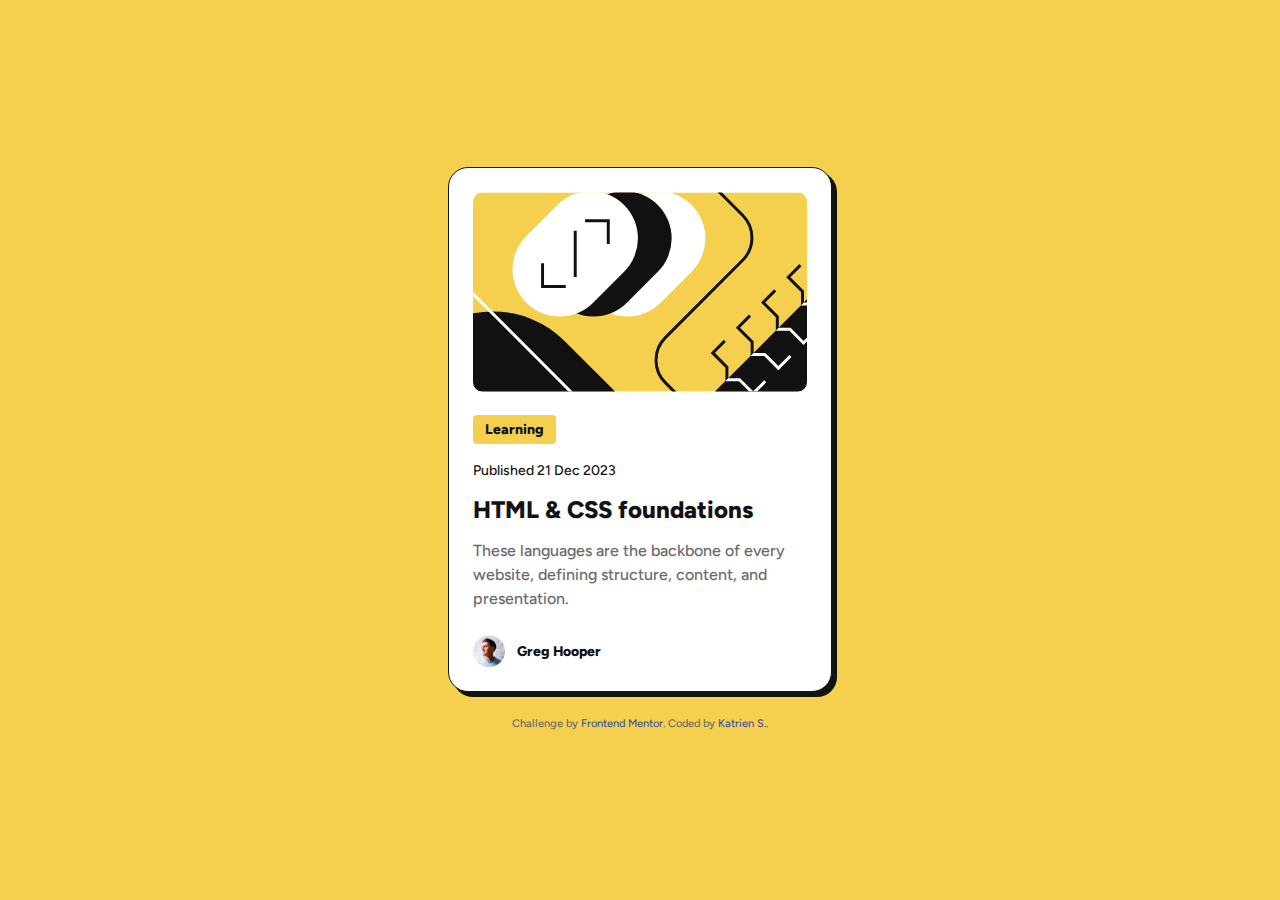
<file: index.html>
<!DOCTYPE html>
<html lang="en">
	<head>
		<meta charset="UTF-8" />
		<meta name="viewport" content="width=device-width, initial-scale=1.0" />
		<link
			rel="icon"
			type="image/png"
			sizes="32x32"
			href="./assets/images/favicon-32x32.png"
		/>
		<link rel="preconnect" href="https://fonts.googleapis.com" />
		<link rel="preconnect" href="https://fonts.gstatic.com" crossorigin />
		<link
			href="https://fonts.googleapis.com/css2?family=Figtree:wght@300..900&display=swap"
			rel="stylesheet"
		/>
		<link rel="stylesheet" href="style.css" />
		<title>Frontend Mentor | Blog preview card</title>
	</head>
	<body>
		<div>
			<main class="card flow">
				<img
					src="/assets/images/illustration-article.svg"
					alt=""
					class="img illustration"
				/>
				<p class="card-tag">Learning</p>
				<p class="text-neutral-950 fs-300">Published 21 Dec 2023</p>
				<h1 class="text-neutral-950 fw-800 fs-600"><a href="#" class="button">HTML & CSS foundations</a></h1>
				<p>
					These languages are the backbone of every website, defining structure,
					content, and presentation.
				</p>
				<div class="teacher-info">
					<img
						src="/assets/images/image-avatar.webp"
						alt="Portrait Greg Hooper"
						class="img avatar"
					/>
					<p class="text-neutral-950 fw-800 fs-300">Greg Hooper</p>
				</div>
			</main>
			<footer class="attribution | margin-top">
				Challenge by
				<a href="https://www.frontendmentor.io?ref=challenge" target="_blank"
					>Frontend Mentor</a
				>. Coded by
				<a href="http://www.katriens.be" target="_blank">Katrien S.</a>.
			</footer>
		</div>
	</body>
</html>
</file>
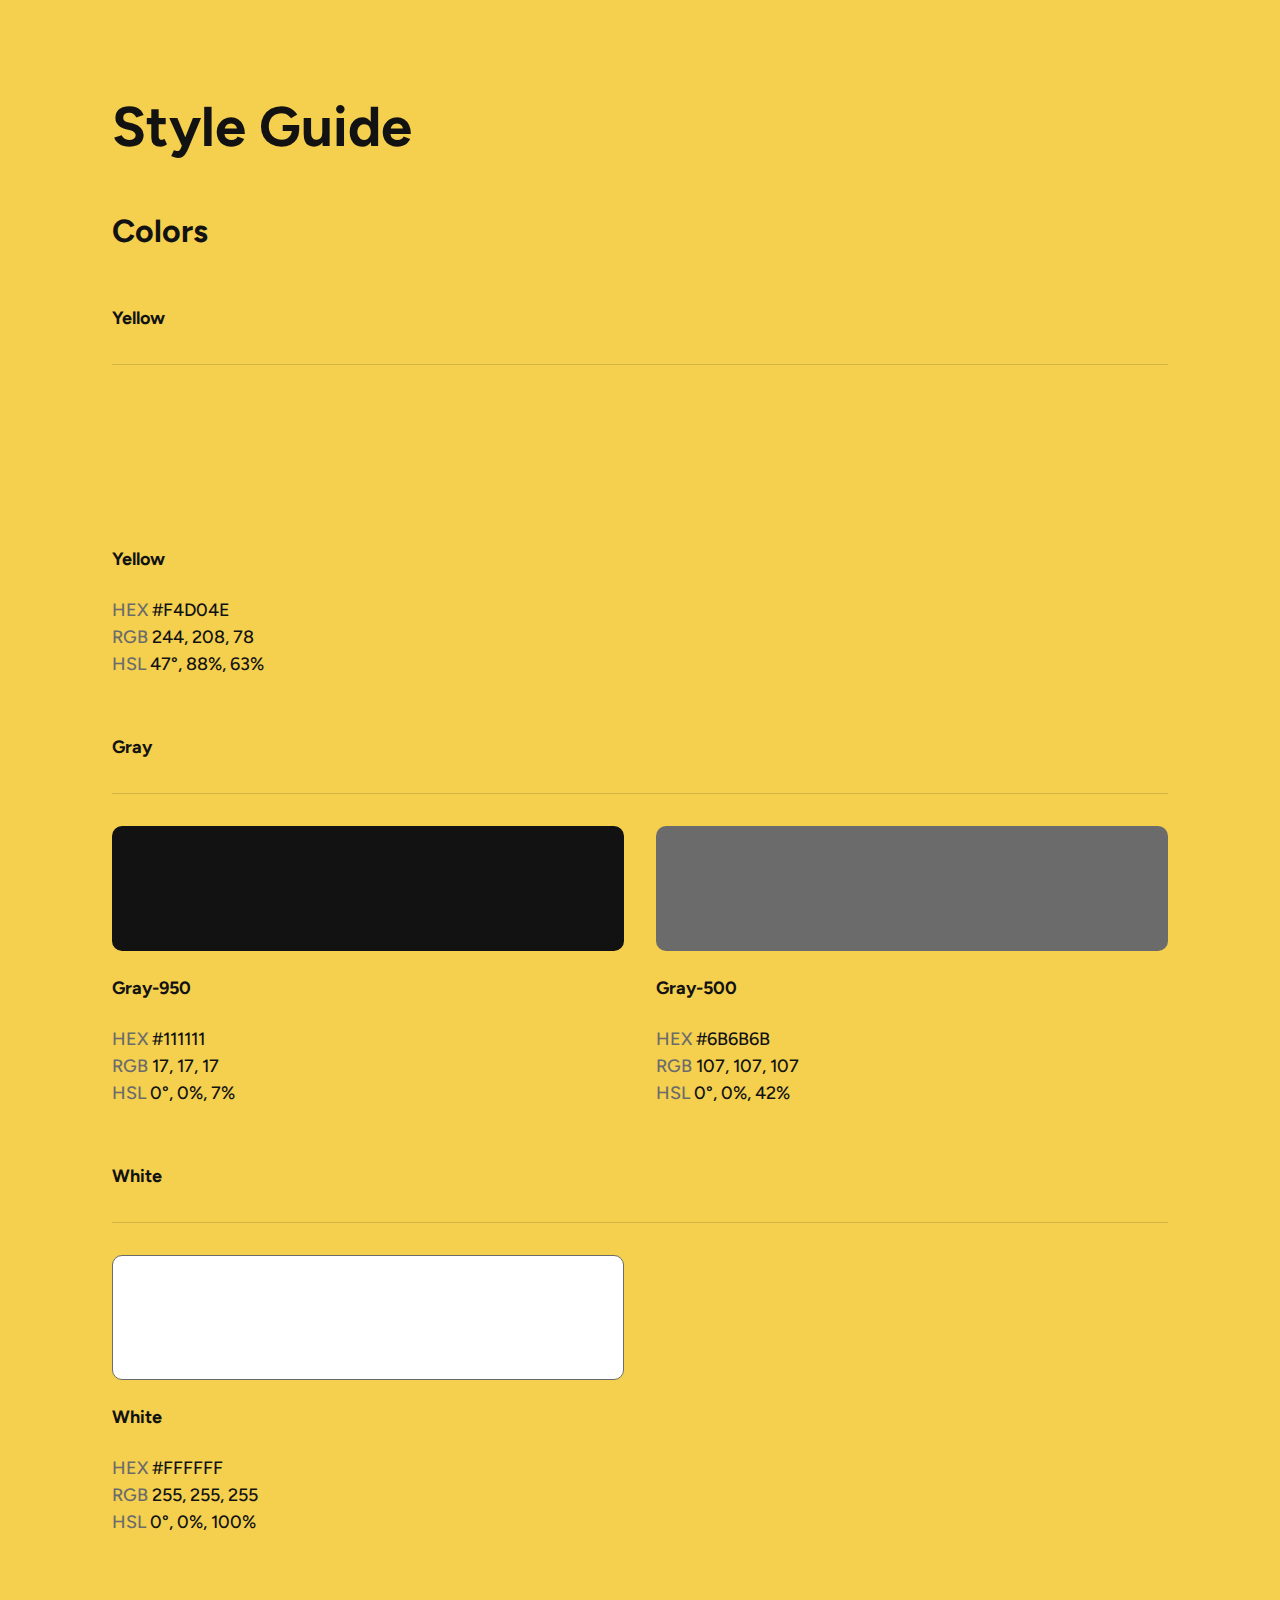
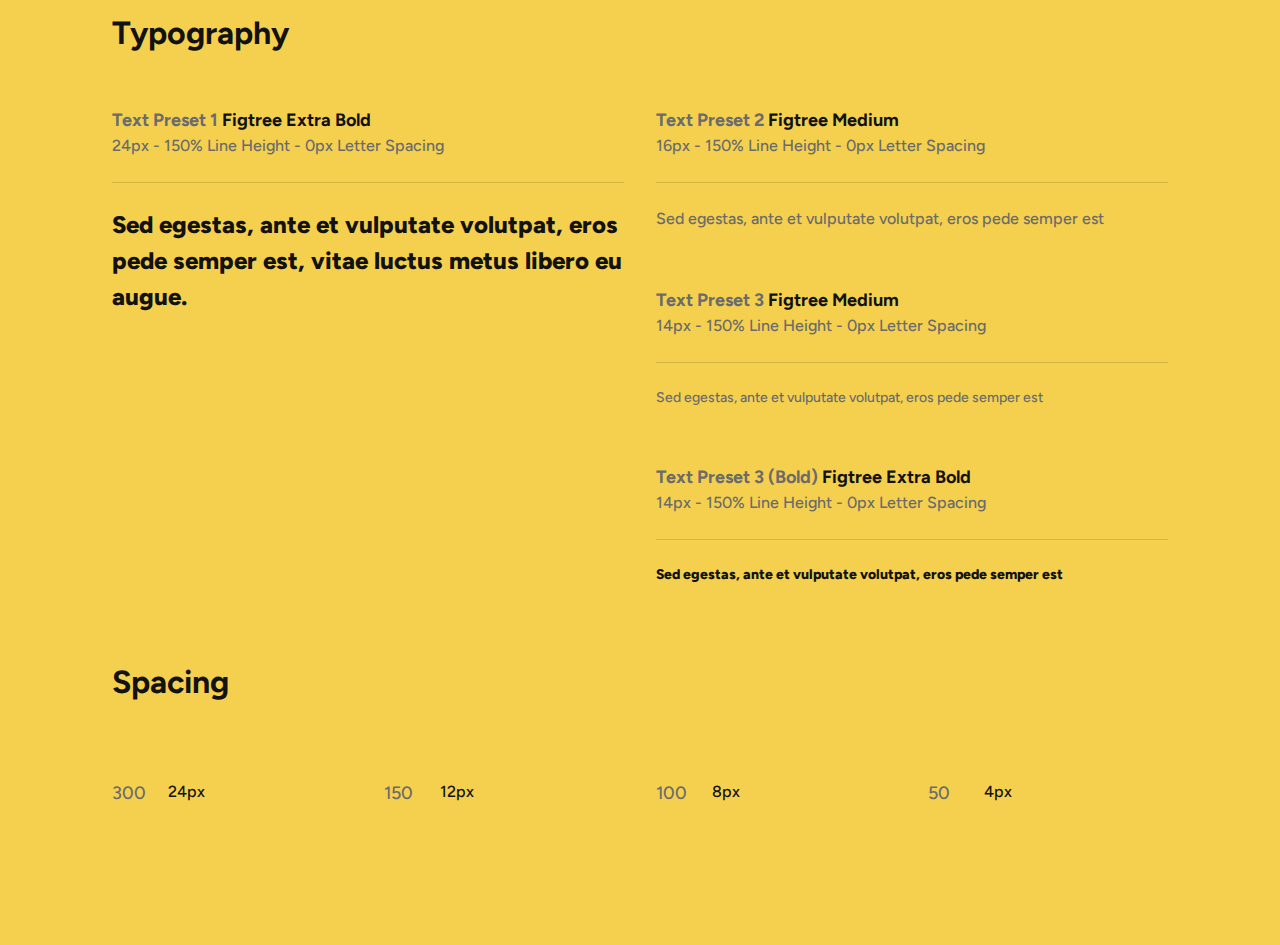
<file: design-system.html>
<!DOCTYPE html>
<html lang="en">
	<head>
		<meta charset="UTF-8" />
		<meta name="viewport" content="width=device-width, initial-scale=1.0" />
		<link
			rel="icon"
			type="image/png"
			sizes="32x32"
			href="./assets/images/favicon-32x32.png"
		/>
		<link rel="preconnect" href="https://fonts.googleapis.com" />
		<link rel="preconnect" href="https://fonts.gstatic.com" crossorigin />
		<link
			href="https://fonts.googleapis.com/css2?family=Figtree:wght@300..900&display=swap"
			rel="stylesheet"
		/>
		<link rel="stylesheet" href="style.css" />
		<title>Blog preview card | Design System</title>
	</head>
	<body>
		<header class="wrapper">
			<h1 class="fs-900">Style Guide</h1>
		</header>

		<div class="wrapper | flow flow-space-big">
			<section id="colors" class="flow flow-space-normal margin-top">
				<h2 class="title | h2 fs-700">Colors</h2>
				<div>
					<p class="fs-500 fw-700 text-neutral-950 margin-top">Yellow</p>
					<div class="underline"></div>
					<div class="split">
						<div class="flow flow-space-small">
							<div class="color-box"></div>
							<p class="fs-500 fw-700 text-neutral-950">Yellow</p>
							<div>
								<p class="fs-500">
									HEX <span class="text-neutral-950">#F4D04E</span>
								</p>
								<p class="fs-500">
									RGB <span class="text-neutral-950">244, 208, 78</span>
								</p>
								<p class="fs-500">
									HSL <span class="text-neutral-950">47°, 88%, 63%</span>
								</p>
							</div>
						</div>
						<div class="flow flow-space-small">
							<div class=""></div>
							<p class="fs-500 fw-700 text-neutral-950"></p>
							<div></div>
						</div>
					</div>
				</div>
				<div>
					<p class="fs-500 fw-700 text-neutral-950">Gray</p>
					<div class="underline"></div>
					<div class="split">
						<div class="flow flow-space-small">
							<div class="color-box gray-950"></div>
							<p class="fs-500 fw-700 text-neutral-950">Gray-950</p>
							<div>
								<p class="fs-500">
									HEX <span class="text-neutral-950">#111111</span>
								</p>
								<p class="fs-500">
									RGB <span class="text-neutral-950">17, 17, 17</span>
								</p>
								<p class="fs-500">
									HSL <span class="text-neutral-950">0°, 0%, 7%</span>
								</p>
							</div>
						</div>
						<div class="flow flow-space-small">
							<div class="color-box gray-500"></div>
							<p class="fs-500 fw-700 text-neutral-950">Gray-500</p>
							<div>
								<p class="fs-500">
									HEX <span class="text-neutral-950">#6B6B6B</span>
								</p>
								<p class="fs-500">
									RGB <span class="text-neutral-950">107, 107, 107</span>
								</p>
								<p class="fs-500">
									HSL <span class="text-neutral-950">0°, 0%, 42%</span>
								</p>
							</div>
						</div>
					</div>
				</div>
				<div>
					<p class="fs-500 fw-700 text-neutral-950">White</p>
					<div class="underline"></div>
					<div class="split">
						<div class="flow flow-space-small">
							<div class="color-box white"></div>
							<p class="fs-500 fw-700 text-neutral-950">White</p>
							<div>
								<p class="fs-500">
									HEX <span class="text-neutral-950">#FFFFFF</span>
								</p>
								<p class="fs-500">
									RGB <span class="text-neutral-950">255, 255, 255</span>
								</p>
								<p class="fs-500">
									HSL <span class="text-neutral-950">0°, 0%, 100%</span>
								</p>
							</div>
						</div>
						<div class="flow flow-space-small">
							<div class=""></div>
							<p class="fs-500 fw-700 text-neutral-950"></p>
							<div></div>
						</div>
					</div>
				</div>
			</section>

			<section id="typography">
				<h2 class="title | h2 fs-700">Typography</h2>
				<div class="split flow flow-space-normal">
					<div class="margin-top">
						<div>
							<p class="fw-700 fs-500">
								Text Preset 1
								<span class="fw-700 text-neutral-950">Figtree Extra Bold</span>
							</p>
							<p>24px - 150% Line Height - 0px Letter Spacing</p>
						</div>
						<div class="underline underline-margin-small"></div>
						<p class="fw-800 text-neutral-950 fs-600">
							Sed egestas, ante et vulputate volutpat, eros pede semper est,
							vitae luctus metus libero eu augue.
						</p>
					</div>
					<div class="flow">
						<div>
							<div>
								<p class="fw-700 fs-500">
									Text Preset 2
									<span class="fw-700 text-neutral-950">Figtree Medium</span>
								</p>
								<p>16px - 150% Line Height - 0px Letter Spacing</p>
							</div>
							<div class="underline underline-margin-small"></div>
							<p>
								Sed egestas, ante et vulputate volutpat, eros pede semper est
							</p>
						</div>
						<div class="">
							<div>
								<p class="fw-700 fs-500">
									Text Preset 3
									<span class="fw-700 text-neutral-950">Figtree Medium</span>
								</p>
								<p>14px - 150% Line Height - 0px Letter Spacing</p>
							</div>
							<div class="underline underline-margin-small"></div>
							<p class="fs-300">
								Sed egestas, ante et vulputate volutpat, eros pede semper est
							</p>
						</div>
						<div>
							<div>
								<p class="fw-700 fs-500">
									Text Preset 3 (Bold)
									<span class="fw-700 text-neutral-950"
										>Figtree Extra Bold</span
									>
								</p>
								<p>14px - 150% Line Height - 0px Letter Spacing</p>
							</div>
							<div class="underline underline-margin-small"></div>
							<p class="fs-300 fw-800 text-neutral-950">
								Sed egestas, ante et vulputate volutpat, eros pede semper est
							</p>
						</div>
					</div>
				</div>
			</section>

			<section id="spacing">
				<h2 class="title | h2 fs-700">Spacing</h2>
				<div class="split margin-top">
					<div>
						<div class="grid">
							<p class="fs-500">300</p>
							<p class="fs-400 text-neutral-950">24px</p>
						</div>
						<div class="spacing-block spacing-block__large"></div>
					</div>
					<div>
						<div class="grid">
							<p class="fs-500">150</p>
							<p class="fs-400 text-neutral-950">12px</p>
						</div>
						<div class="spacing-block spacing-block__medium"></div>
					</div>
					<div>
						<div class="grid">
							<p class="fs-500">100</p>
							<p class="fs-400 text-neutral-950">8px</p>
						</div>
						<div class="spacing-block"></div>
					</div>
					<div>
						<div class="grid">
							<p class="fs-500">50</p>
							<p class="fs-400 text-neutral-950">4px</p>
						</div>
						<div class="spacing-block spacing-block__small"></div>
					</div>
				</div>
			</section>
		</div>
	</body>
</html>
</file>
<file: style.css>
:root {
	--spacer: 2rem;
	--flow-space: 3.5rem;

	--clr-neutral-100: 0, 0%, 100%;
	--clr-neutral-500: 0, 0%, 42%;
	--clr-neutral-950: 0, 0%, 7%;

	--clr-accent-400: 47, 88%, 63%;

	--fw-800: 800;
	--fw-700: 700;
	--fw-500: 500;
	--fw-400: 400;
	--fw-300: 300;

	--fs-300: 0.875rem;
	--fs-400: 1rem;
	--fs-500: 1.125rem;
	--fs-600: 1.5rem;
	--fs-700: 2rem;
	--fs-900: 3.5rem;
}

/* reset */

*,
*::before,
*::after {
	box-sizing: border-box;
}

body,
h1,
h2,
h3,
p {
	margin: 0;
}

a {
	text-decoration: none;
}

/* general styling */

body {
	font-family: 'Figtree', serif;
	font-weight: var(--fw-500);
	font-size: var(--fs-400);
	color: hsl(var(--clr-neutral-500));
	background-color: hsl(var(--clr-accent-400));
	line-height: 1.5;
	min-height: 100vh;
	display: grid;
	place-items: center;
	padding-block: 6rem;
}

/* Utility classes */
.flow > *:where(:not(:first-child)) {
	margin-top: var(--flow-space, 3.5rem);
}

.flow-space-big {
	--flow-space: 5rem;
}

.flow-space-normal {
	--flow-space: 3.5rem;
}

.flow-space-small {
	--flow-space: 1.5rem;
}

.wrapper {
	padding: 0 var(--spacer);
	max-width: 70rem;
}

header {
	width: 100%;
}

.split {
	display: flex;
	flex-direction: column;
	gap: var(--spacer, 1rem);
}

.split > * {
	flex-basis: 100%;
}

@media (min-width: 40em) {
	.split {
		flex-direction: row;
		justify-content: space-between;
	}
}

.grid {
	display: grid;
	grid-template-columns: repeat(2, 40px);
	gap: var(--gap, 1rem);
}

.underline {
	width: 100%;
	height: 1px;
	background-color: hsla(var(--clr-neutral-950), 0.15);
	margin-block: var(--margin-space, 2rem);
}

.underline-margin-small {
	--margin-space: 1.5rem;
}

.margin-top {
	margin-top: var(--flow-space, 1rem);
}

/* Typography */

h1,
.h1,
h2,
.h2,
h3,
.h3 {
	font-weight: var(--fw-700);
	color: hsl(var(--clr-neutral-950));
	line-height: 1.1;
}

.fs-300 {
	font-size: var(--fs-300);
}

.fs-400 {
	font-size: var(--fs-400);
}

.fs-500 {
	font-size: var(--fs-500);
}

.fs-600 {
	font-size: var(--fs-600);
}

.fs-700 {
	font-size: var(--fs-700);
}

.fs-900 {
	font-size: var(--fs-900);
}

.fw-500 {
	font-weight: var(--fw-500);
}

.fw-700 {
	font-weight: var(--fw-700);
}

.fw-800 {
	font-weight: var(--fw-800);
}

.line-height-1 {
	line-height: 1.5;
}

.line-height-2 {
	line-height: 1.7;
}

/* Colours */

.bg-accent-400 {
	background-color: hsl(var(--clr-accent-400));
}

.text-accent-400 {
	color: hsl(var(--clr-accent-400));
}

.text-neutral-500 {
	color: hsl(var(--clr-neutral-500));
}

.text-neutral-950 {
	color: hsl(var(--clr-neutral-950));
}

/* Components */

.color-box {
	background-color: var(--bg, hsl(var(--clr-accent-400)));
	max-width: 544px;
	height: 125px;
	border-radius: 10px;
}

.color-box.gray-950 {
	--bg: hsl(var(--clr-neutral-950));
}

.color-box.gray-500 {
	--bg: hsl(var(--clr-neutral-500));
}

.color-box.white {
	--bg: hsl(var(--clr-neutral-100));
	border: 1px solid hsl(var(--clr-neutral-500));
}

.spacing-block {
	width: var(--width, 8px);
	height: 42px;
	background-color: hsl(var(--clr-accent-400));
}

.spacing-block__large {
	--width: 24px;
}

.spacing-block__medium {
	--width: 12px;
}

.spacing-block__small {
	--width: 4px;
}

/* Component */

.card {
	--flow-space: 1rem;
	width: min(calc(100vw - 2rem), 24rem);
	border: 1px solid hsl(var(--clr-neutral-950));
	background-color: hsl(var(--clr-neutral-100));
	border-radius: 20px;
	padding: 1.5rem;
	box-shadow: 5px 5px hsl(var(--clr-neutral-950));
}

.button {
	cursor: pointer;
	color: hsl(var(--clr-neutral-950));
	transition: color 0.3s ease;
}

.button:hover,
.button:focus,
.button:active {
	color: hsl(var(--clr-accent-400));
}

/* Page Layout Specific */

.illustration {
	border-radius: 10px;
	max-width: 100%;
}

.card-tag {
	display: inline-block;
	color: hsl(var(--clr-neutral-950));
	font-weight: var(--fw-800);
	font-size: var(--fs-300);
	background-color: hsl(var(--clr-accent-400));
	border-radius: 4px;
	padding: 0.25rem 0.75rem;
}

.teacher-info {
	--flow-space: 1.5rem;
	display: flex;
	align-items: center;
	gap: 0.75rem;
}

.avatar {
	width: 32px;
	height: 32px;
}

/* Footer */

footer {
	font-size: 11px;
	text-align: center;
	--flow-space: 1.5rem;
}

footer a {
	color: hsl(228, 45%, 44%);
}
</file>
